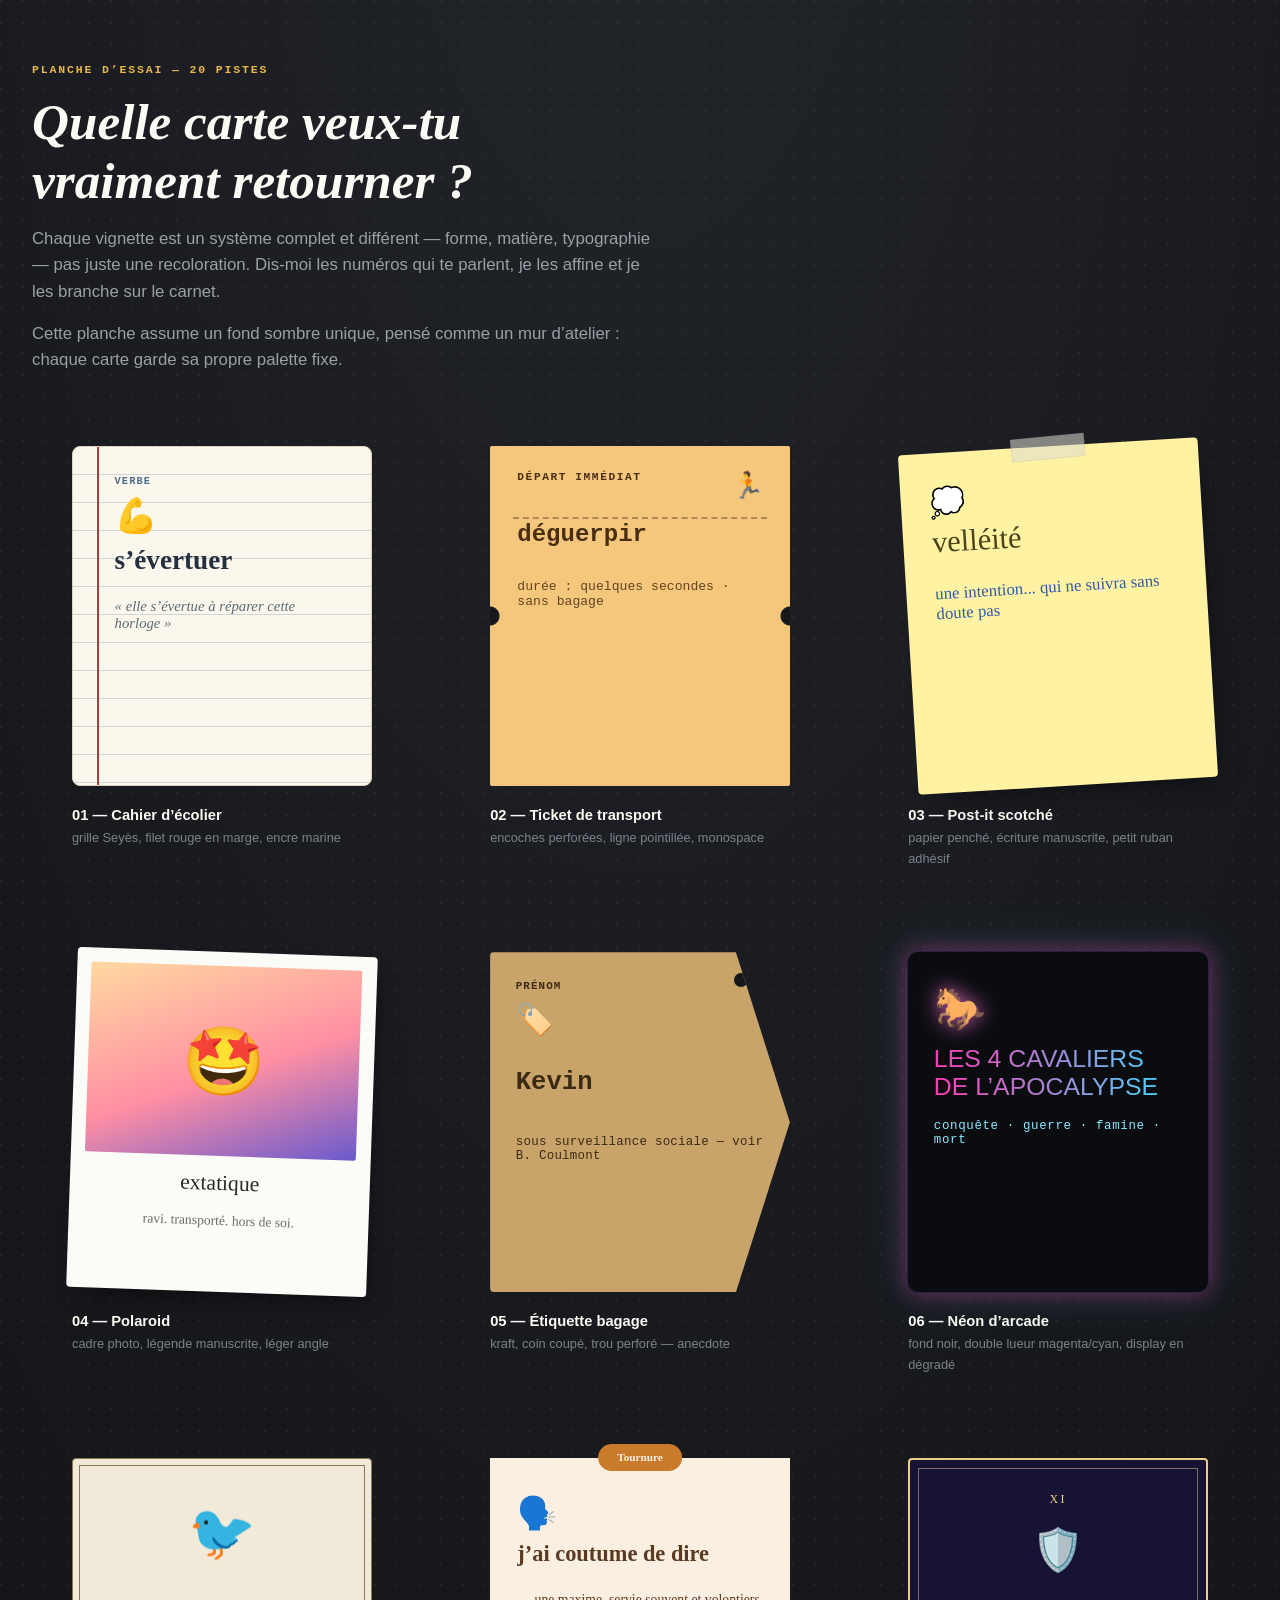
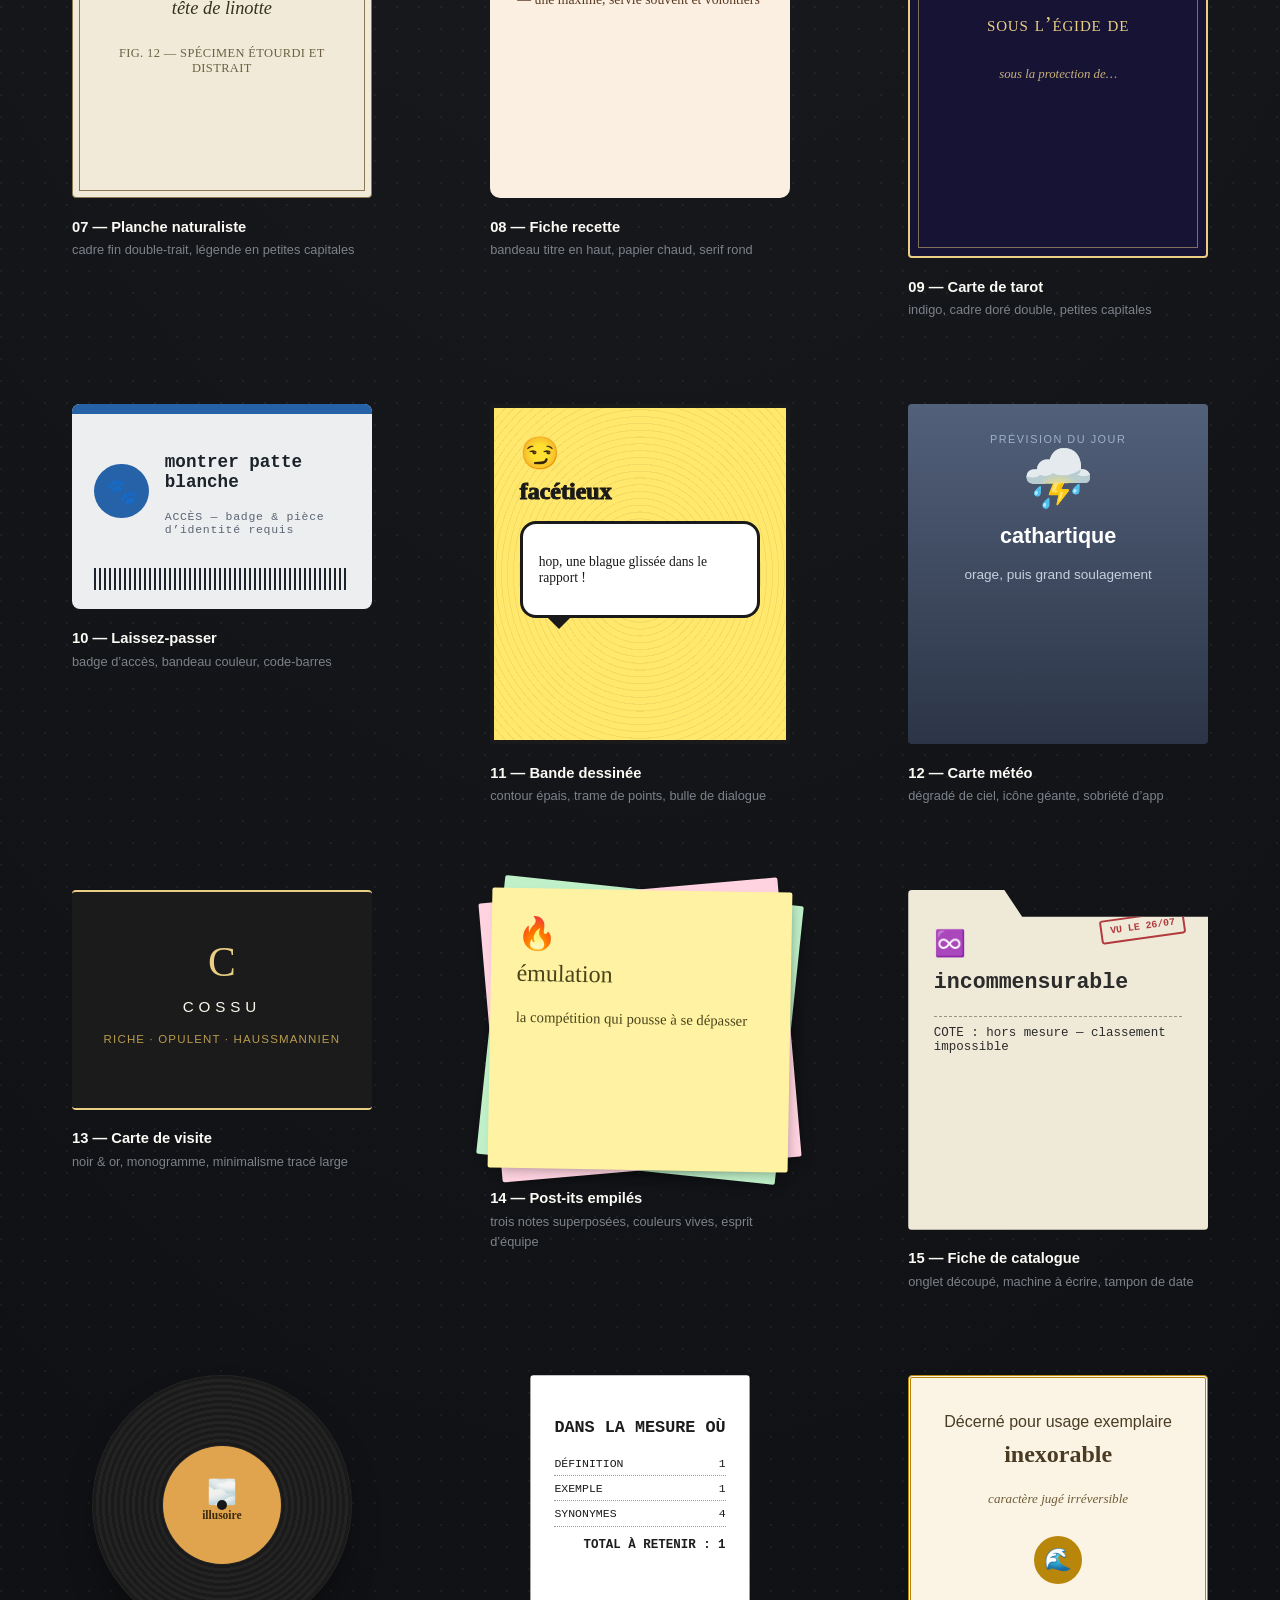
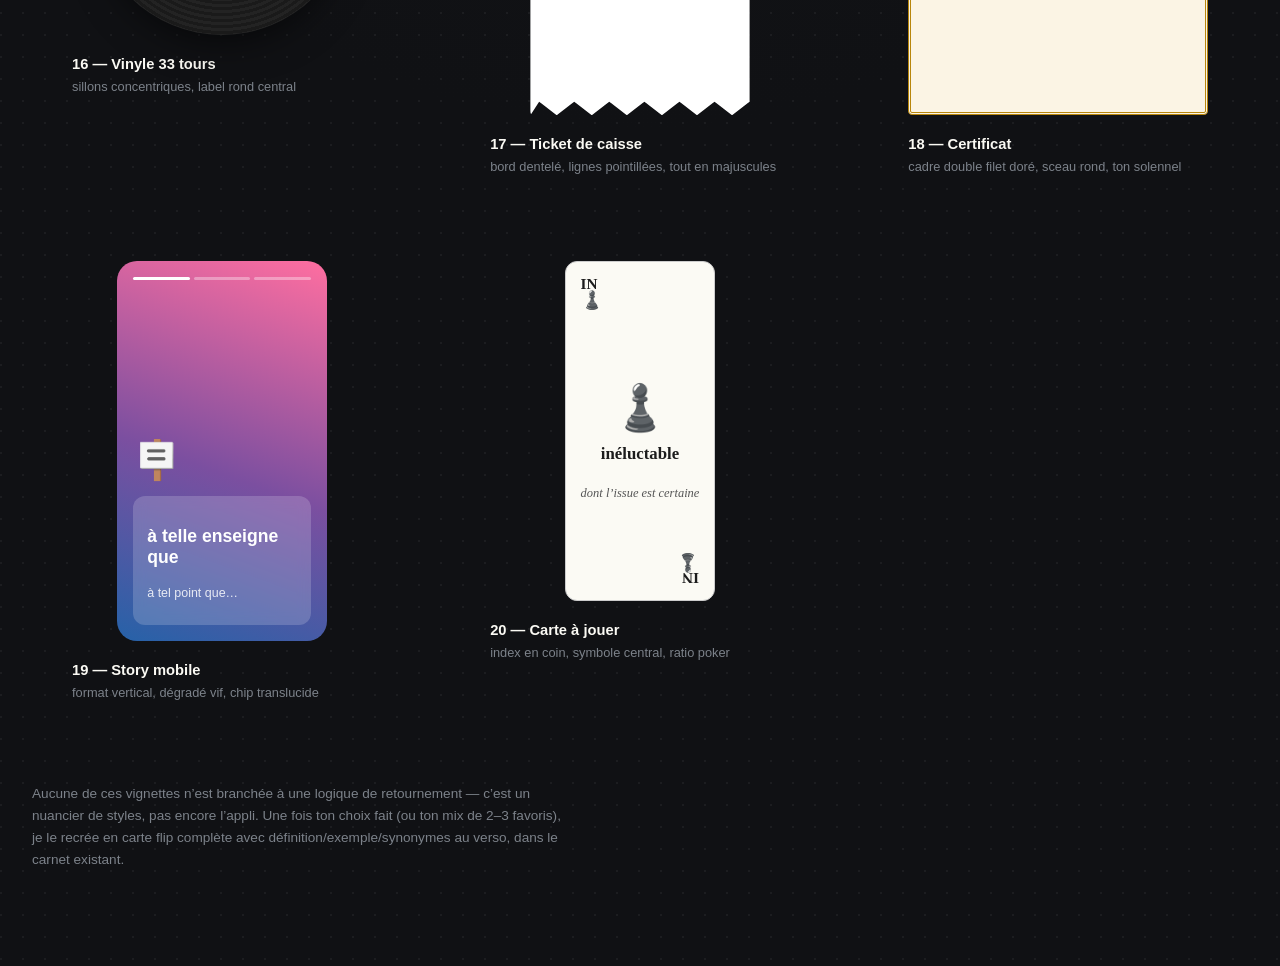
<file: 20-designs-de-cartes.html>
<!doctype html>
<html lang="fr">
<head>
<meta charset="UTF-8" />
<meta name="viewport" content="width=device-width, initial-scale=1" />
<title>20 pistes pour la carte mémo</title>
<style>
  * { box-sizing: border-box; }
  html, body { margin: 0; padding: 0; }
  body {
    background:
      radial-gradient(circle at 1px 1px, rgba(255,255,255,0.05) 1px, transparent 1.6px) 0 0/22px 22px,
      radial-gradient(120% 90% at 50% -10%, #23262c 0%, #17181c 55%, #101114 100%);
    color: #EDEAE2;
    font-family: -apple-system, 'Segoe UI', Roboto, Helvetica, Arial, sans-serif;
    min-height: 100vh;
  }
  .wrap { max-width: 1420px; margin: 0 auto; padding: 4rem 2rem 6rem; }
  header { margin-bottom: 3.5rem; max-width: 70ch; }
  .eyebrow {
    font: 700 0.72rem/1 ui-monospace, 'Cascadia Mono', 'SF Mono', Consolas, monospace;
    letter-spacing: 0.16em; text-transform: uppercase; color: #E8B84B; margin: 0 0 1rem;
  }
  h1 {
    font-family: Georgia, 'Palatino Linotype', serif; font-style: italic; font-weight: 600;
    font-size: clamp(2.1rem, 4.5vw, 3.2rem); margin: 0 0 1rem; text-wrap: balance; color: #FBFAF4;
  }
  header p { margin: 0; color: #9BA0A6; font-size: 1.05rem; line-height: 1.6; }
  header p + p { margin-top: 0.9rem; }
  .gallery {
    display: grid; grid-template-columns: repeat(auto-fill, minmax(280px, 1fr)); gap: 3.2rem 2.4rem;
  }
  .tile { display: flex; flex-direction: column; gap: 1.1rem; }
  .tile:hover .demo { transform: translateY(-5px); }
  .demo {
    position: relative; border-radius: 4px; transition: transform 0.25s ease;
    display: flex; flex-direction: column; min-height: 340px;
  }
  figcaption { font-size: 0.85rem; color: #C7CBD1; line-height: 1.5; }
  figcaption b { display: block; color: #FBFAF4; font-size: 0.92rem; margin-bottom: 0.15rem; }
  figcaption span { color: #7C828A; font-size: 0.8rem; }
  @media (prefers-reduced-motion: reduce) { .demo, .tile:hover .demo { transition: none; transform: none; } }

  /* ---------- 01 Cahier d'écolier ---------- */
  .v1 {
    background:
      repeating-linear-gradient(to bottom, transparent 0 27px, rgba(78,110,142,0.25) 27px 28px),
      #FBF7EC;
    border: 1px solid #DAD4C0; border-radius: 8px; padding: 1.8rem 1.8rem 1.8rem 2.6rem; color: #24303E;
  }
  .v1::before { content: ""; position: absolute; top: 0; bottom: 0; left: 1.5rem; width: 2px; background: #B23A3E; }
  .v1 .demo-tag { font: 700 0.65rem/1 ui-monospace, monospace; letter-spacing: 0.1em; color: #4E6E8E; text-transform: uppercase; }
  .v1 .demo-emoji { font-size: 2.1rem; margin: 0.6rem 0; }
  .v1 .demo-word { font-family: Georgia, serif; font-size: 1.7rem; font-weight: 700; margin: 0 0 0.5rem; }
  .v1 .demo-sub { font-family: Georgia, serif; font-style: italic; font-size: 0.92rem; color: #5B6A73; }

  /* ---------- 02 Ticket de transport ---------- */
  .v2 {
    background: #F4C77C; color: #4A2E12; padding: 1.6rem 1.7rem; border-radius: 2px;
    background-image:
      radial-gradient(circle at 0 50%, #17181c 9px, transparent 10px),
      radial-gradient(circle at 100% 50%, #17181c 9px, transparent 10px);
  }
  .v2::after {
    content: ""; position: absolute; left: 1.4rem; right: 1.4rem; top: 4.4rem; height: 0;
    border-top: 2px dashed rgba(74,46,18,0.4);
  }
  .v2 .demo-tag { font: 800 0.7rem/1 ui-monospace, monospace; letter-spacing: 0.14em; }
  .v2 .demo-emoji { position: absolute; top: 1.5rem; right: 1.6rem; font-size: 1.6rem; }
  .v2 .demo-word { font-family: 'Courier New', monospace; font-weight: 800; font-size: 1.5rem; margin: 2.4rem 0 0.3rem; }
  .v2 .demo-sub { font-family: 'Courier New', monospace; font-size: 0.82rem; opacity: 0.85; margin-top: 1.6rem; }

  /* ---------- 03 Post-it ---------- */
  .v3 {
    background: #FFF3A3; color: #4A431A; padding: 2rem 1.8rem 1.6rem; transform: rotate(-3.5deg);
    box-shadow: 10px 16px 26px -12px rgba(0,0,0,0.45);
  }
  .tile:hover .v3 { transform: rotate(-3.5deg) translateY(-5px); }
  .v3::before {
    content: ""; position: absolute; top: -0.6rem; left: 50%; transform: translateX(-50%) rotate(-2deg);
    width: 4.5rem; height: 1.3rem; background: rgba(220,220,210,0.55); border: 1px solid rgba(0,0,0,0.05);
  }
  .v3 .demo-emoji { font-size: 1.8rem; }
  .v3 .demo-word { font-family: 'Segoe Print', 'Bradley Hand', cursive; font-size: 1.9rem; margin: 0.4rem 0; }
  .v3 .demo-sub { font-family: 'Segoe Print', 'Bradley Hand', cursive; font-size: 1.05rem; color: #2E5AA8; }

  /* ---------- 04 Polaroid ---------- */
  .v4 {
    background: #FBFBF8; padding: 0.9rem 0.9rem 1.6rem; transform: rotate(2deg);
    box-shadow: 8px 14px 24px -10px rgba(0,0,0,0.5); color: #2A2A28;
  }
  .tile:hover .v4 { transform: rotate(2deg) translateY(-5px); }
  .v4 .demo-photo {
    height: 190px; border-radius: 2px; display: flex; align-items: center; justify-content: center;
    background: linear-gradient(160deg, #FFD9A0, #FF8FA3 55%, #6A5ACD);
    font-size: 4.2rem;
  }
  .v4 .demo-word { font-family: 'Segoe Print', 'Bradley Hand', cursive; font-size: 1.35rem; text-align: center; margin: 0.9rem 0 0.2rem; }
  .v4 .demo-sub { font-family: 'Segoe Print', 'Bradley Hand', cursive; font-size: 0.85rem; text-align: center; color: #6B6B66; }

  /* ---------- 05 Etiquette bagage ---------- */
  .v5 {
    background: #C9A46A; color: #3B2A14; padding: 1.8rem 1.6rem;
    clip-path: polygon(0 0, 82% 0, 100% 50%, 82% 100%, 0 100%);
  }
  .v5::before {
    content: ""; position: absolute; top: 1.3rem; right: 2.6rem; width: 14px; height: 14px;
    border-radius: 50%; background: #17181c;
  }
  .v5 .demo-tag { font: 800 0.68rem/1 ui-monospace, monospace; letter-spacing: 0.1em; }
  .v5 .demo-emoji { font-size: 1.9rem; margin: 0.6rem 0 0.3rem; }
  .v5 .demo-word { font-family: 'Courier New', monospace; font-weight: 700; font-size: 1.6rem; }
  .v5 .demo-sub { font-family: 'Courier New', monospace; font-size: 0.78rem; margin-top: 0.8rem; letter-spacing: 0.02em; }

  /* ---------- 06 Neon arcade ---------- */
  .v6 {
    background: #0B0C10; padding: 2rem 1.6rem; border-radius: 10px;
    box-shadow: 0 0 0 1px #2a2140, 0 0 22px 2px rgba(255,60,180,0.35), 0 0 46px 6px rgba(60,220,255,0.12);
  }
  .v6 .demo-emoji { font-size: 2.6rem; filter: drop-shadow(0 0 10px rgba(255,120,220,0.8)); }
  .v6 .demo-word {
    font-family: 'Arial Black', Impact, sans-serif; font-size: 1.55rem; margin: 0.7rem 0 0.4rem; text-transform: uppercase;
    background: linear-gradient(90deg, #FF3CB4, #3CDCFF); -webkit-background-clip: text; background-clip: text; color: transparent;
  }
  .v6 .demo-sub { font-family: ui-monospace, monospace; font-size: 0.78rem; color: #8BE9FD; letter-spacing: 0.05em; }

  /* ---------- 07 Planche naturaliste ---------- */
  .v7 {
    background: #F1EAD8; color: #35301F; padding: 1.6rem; border: 1px solid #8A7A52;
  }
  .v7::before { content: ""; position: absolute; inset: 6px; border: 1px solid #8A7A52; pointer-events: none; }
  .v7 .demo-emoji { font-size: 3.4rem; text-align: center; margin: 1rem 0; display: block; }
  .v7 .demo-word { font-family: Georgia, serif; font-style: italic; font-size: 1.15rem; text-align: center; }
  .v7 .demo-sub {
    font-family: Georgia, serif; font-size: 0.78rem; text-align: center; letter-spacing: 0.03em;
    text-transform: uppercase; color: #6B6142; margin-top: 0.5rem;
  }

  /* ---------- 08 Fiche recette ---------- */
  .v8 {
    background: #FBEFE1; color: #5A3A22; padding: 2.2rem 1.7rem 1.6rem; border-radius: 0 0 10px 10px;
  }
  .v8::before {
    content: ""; position: absolute; top: -0.9rem; left: 50%; transform: translateX(-50%);
    background: #C97A2B; color: #FBEFE1; font: 700 0.7rem/1 Georgia, serif; padding: 0.5rem 1.2rem;
    border-radius: 999px; content: "Tournure";
  }
  .v8 .demo-emoji { font-size: 2rem; }
  .v8 .demo-word { font-family: Georgia, serif; font-weight: 700; font-size: 1.4rem; margin: 0.6rem 0 0.7rem; }
  .v8 .demo-sub { font-family: Georgia, serif; font-size: 0.86rem; }
  .v8 .demo-sub::before { content: "— "; }

  /* ---------- 09 Tarot ---------- */
  .v9 {
    background: #171335; color: #E9CE84; padding: 2rem 1.4rem; border: 2px solid #E9CE84; min-height: 400px;
  }
  .v9::before { content: ""; position: absolute; inset: 8px; border: 1px solid rgba(233,206,132,0.5); }
  .v9 .demo-num { font-family: Georgia, serif; font-size: 0.75rem; letter-spacing: 0.2em; text-align: center; display: block; }
  .v9 .demo-emoji { font-size: 2.6rem; text-align: center; display: block; margin: 1.1rem 0; }
  .v9 .demo-word { font-family: Georgia, serif; font-variant: small-caps; font-size: 1.3rem; text-align: center; letter-spacing: 0.04em; }
  .v9 .demo-sub { font-family: Georgia, serif; font-style: italic; font-size: 0.8rem; text-align: center; color: #C7B27A; margin-top: 0.6rem; }

  /* ---------- 10 Laissez-passer ---------- */
  .v10 { background: #EDEEF0; color: #1C232B; padding: 0; overflow: hidden; border-radius: 8px; min-height: 200px; }
  .v10 .demo-strip { height: 10px; background: #2662A8; }
  .v10 .demo-body { display: flex; gap: 1rem; padding: 1.3rem 1.4rem; align-items: center; }
  .v10 .demo-avatar {
    width: 3.4rem; height: 3.4rem; border-radius: 50%; background: #2662A8; flex: none;
    display: flex; align-items: center; justify-content: center; font-size: 1.6rem;
  }
  .v10 .demo-word { font-family: ui-monospace, monospace; font-weight: 700; font-size: 1.1rem; }
  .v10 .demo-sub { font-family: ui-monospace, monospace; font-size: 0.72rem; color: #5A6572; letter-spacing: 0.06em; }
  .v10 .demo-barcode {
    height: 22px; margin: 0 1.4rem 1.2rem;
    background: repeating-linear-gradient(90deg, #1C232B 0 2px, transparent 2px 5px);
  }

  /* ---------- 11 Bande dessinee ---------- */
  .v11 {
    background: #FFE86B repeating-radial-gradient(rgba(0,0,0,0.05) 0 1px, transparent 1px 6px);
    color: #1A1A1A; border: 4px solid #1A1A1A; padding: 1.6rem;
  }
  .v11 .demo-bubble {
    background: #fff; border: 3px solid #1A1A1A; border-radius: 16px; padding: 1rem; position: relative; margin-top: 0.6rem;
  }
  .v11 .demo-bubble::after {
    content: ""; position: absolute; bottom: -14px; left: 24px; width: 0; height: 0;
    border: 12px solid transparent; border-top-color: #1A1A1A; border-bottom: 0;
  }
  .v11 .demo-emoji { font-size: 2rem; }
  .v11 .demo-word {
    font-family: 'Comic Sans MS', 'Segoe Print', cursive; font-weight: 700; font-size: 1.5rem;
    -webkit-text-stroke: 1px #1A1A1A; margin: 0.4rem 0;
  }
  .v11 .demo-sub { font-family: 'Comic Sans MS', 'Segoe Print', cursive; font-size: 0.85rem; }

  /* ---------- 12 Meteo ---------- */
  .v12 {
    background: linear-gradient(180deg, #52607A, #2C3547); color: #fff; padding: 1.8rem; text-align: center;
  }
  .v12 .demo-emoji { font-size: 3.6rem; }
  .v12 .demo-word { font-weight: 700; font-size: 1.35rem; margin: 0.7rem 0 0.3rem; }
  .v12 .demo-sub { font-size: 0.85rem; color: #C7D0DE; }
  .v12 .demo-tag { font-size: 0.68rem; letter-spacing: 0.14em; text-transform: uppercase; color: #9FB0C8; }

  /* ---------- 13 Carte de visite ---------- */
  .v13 {
    background: #1B1B1B; color: #E9CE84; padding: 2.2rem 1.8rem; justify-content: center; min-height: 220px;
    border-top: 2px solid #E9CE84; border-bottom: 2px solid #E9CE84;
  }
  .v13 .demo-mono { font-family: Georgia, serif; font-size: 2.6rem; text-align: center; line-height: 1; }
  .v13 .demo-word {
    font-family: -apple-system, sans-serif; font-size: 0.95rem; letter-spacing: 0.32em; text-transform: uppercase;
    text-align: center; margin: 0.9rem 0 0.4rem; color: #FBF7EC;
  }
  .v13 .demo-sub { font-size: 0.72rem; text-align: center; letter-spacing: 0.1em; color: #B79A4E; text-transform: uppercase; }

  /* ---------- 14 Post-its empiles ---------- */
  .v14 { background: none; padding: 0; min-height: 280px; }
  .v14 .stack-a, .v14 .stack-b, .v14 .stack-c {
    position: absolute; inset: 0; border-radius: 2px; box-shadow: 4px 6px 14px -6px rgba(0,0,0,0.4);
  }
  .v14 .stack-c { background: #BFF0C8; transform: rotate(6deg); }
  .v14 .stack-b { background: #FFD3E0; transform: rotate(-5deg); }
  .v14 .stack-a { background: #FFF3A3; transform: rotate(1deg); padding: 1.6rem; color: #4A431A; display: flex; flex-direction: column; }
  .v14 .demo-emoji { font-size: 2rem; }
  .v14 .demo-word { font-family: 'Segoe Print', cursive; font-size: 1.5rem; margin: 0.5rem 0; }
  .v14 .demo-sub { font-family: 'Segoe Print', cursive; font-size: 0.92rem; }

  /* ---------- 15 Fiche catalogue ---------- */
  .v15 {
    background: #EFE9D8; color: #2B2B2B; padding: 1.8rem 1.6rem 1.5rem;
    clip-path: polygon(0 0, 32% 0, 38% 8%, 100% 8%, 100% 100%, 0 100%);
  }
  .v15 .demo-stamp {
    position: absolute; top: 1.6rem; right: 1.4rem; border: 2px solid #B23A3E; color: #B23A3E;
    font: 700 0.62rem/1 ui-monospace, monospace; padding: 0.3rem 0.5rem; transform: rotate(-8deg); border-radius: 3px;
  }
  .v15 .demo-emoji { font-family: ui-monospace, monospace; font-size: 1.6rem; margin-top: 0.6rem; }
  .v15 .demo-word { font-family: 'Courier New', monospace; font-weight: 700; font-size: 1.35rem; margin: 0.6rem 0; }
  .v15 .demo-sub { font-family: 'Courier New', monospace; font-size: 0.78rem; border-top: 1px dashed #9A9483; padding-top: 0.6rem; }

  /* ---------- 16 Vinyle ---------- */
  .v16 {
    width: 260px; height: 260px; border-radius: 50%; margin: 0 auto; align-self: center;
    background:
      repeating-radial-gradient(circle at 50% 50%, #1a1a1a 0 3px, #232323 3px 6px);
    display: flex; align-items: center; justify-content: center; min-height: unset;
    box-shadow: 0 20px 40px -18px rgba(0,0,0,0.7);
  }
  .v16 .demo-label {
    width: 118px; height: 118px; border-radius: 50%; background: #E0A34E; color: #3B2A0E;
    display: flex; flex-direction: column; align-items: center; justify-content: center; text-align: center; padding: 0.5rem;
    position: relative;
  }
  .v16 .demo-label::after { content: ""; width: 10px; height: 10px; border-radius: 50%; background: #171818; position: absolute; }
  .v16 .demo-emoji { font-size: 1.5rem; }
  .v16 .demo-word { font-family: Georgia, serif; font-weight: 700; font-size: 0.72rem; margin-top: 0.2rem; }

  /* ---------- 17 Ticket de caisse ---------- */
  .v17 {
    background: #fff; color: #1C1C1C; padding: 1.6rem 1.5rem 1.9rem; max-width: 260px; margin: 0 auto;
    clip-path: polygon(0 0,100% 0,100% 96%,92% 100%,84% 96%,76% 100%,68% 96%,60% 100%,52% 96%,44% 100%,36% 96%,28% 100%,20% 96%,12% 100%,4% 96%,0 100%);
  }
  .v17 .demo-word { font-family: ui-monospace, monospace; font-weight: 700; font-size: 1.05rem; text-align: center; margin-bottom: 0.9rem; }
  .v17 .demo-line { display: flex; justify-content: space-between; font-family: ui-monospace, monospace; font-size: 0.72rem; border-bottom: 1px dotted #999; padding: 0.35rem 0; }
  .v17 .demo-total { font-family: ui-monospace, monospace; font-size: 0.78rem; font-weight: 700; margin-top: 0.7rem; text-align: right; }

  /* ---------- 18 Certificat ---------- */
  .v18 {
    background: #FBF4E4; color: #4A3B22; padding: 2.2rem 1.6rem; text-align: center; border: 3px double #B8860B;
  }
  .v18 .demo-word { font-family: Georgia, serif; font-size: 1.5rem; font-weight: 700; margin: 0.6rem 0; }
  .v18 .demo-sub { font-family: Georgia, serif; font-style: italic; font-size: 0.82rem; color: #6E5B36; }
  .v18 .demo-seal {
    width: 3rem; height: 3rem; border-radius: 50%; background: #B8860B; color: #FBF4E4; margin: 1rem auto 0;
    display: flex; align-items: center; justify-content: center; font-size: 1.4rem;
  }

  /* ---------- 19 Story ---------- */
  .v19 {
    max-width: 210px; margin: 0 auto; min-height: 380px; border-radius: 20px; overflow: hidden;
    background: linear-gradient(200deg, #FF6EA0, #7B4FA0 55%, #2662A8); padding: 1rem; display: flex; flex-direction: column;
  }
  .v19 .demo-bars { display: flex; gap: 4px; margin-bottom: 1rem; }
  .v19 .demo-bars span { height: 3px; flex: 1; background: rgba(255,255,255,0.35); border-radius: 2px; }
  .v19 .demo-bars span:first-child { background: #fff; }
  .v19 .demo-emoji { font-size: 2.4rem; margin-top: auto; }
  .v19 .demo-chip {
    background: rgba(255,255,255,0.18); backdrop-filter: blur(6px); border-radius: 12px; padding: 0.8rem 0.9rem; margin-top: 0.8rem;
  }
  .v19 .demo-word { font-weight: 700; font-size: 1.1rem; color: #fff; }
  .v19 .demo-sub { font-size: 0.78rem; color: rgba(255,255,255,0.85); margin-top: 0.2rem; }

  /* ---------- 20 Carte a jouer ---------- */
  .v20 {
    background: #FBFAF4; color: #1C1C1C; border: 1px solid #ccc; border-radius: 12px; padding: 0.9rem; max-width: 230px; margin: 0 auto; min-height: 340px;
  }
  .v20 .demo-corner { font-family: Georgia, serif; font-weight: 700; font-size: 0.95rem; line-height: 1; }
  .v20 .demo-corner span { display: block; font-size: 1.1rem; }
  .v20 .demo-corner.br { transform: rotate(180deg); position: absolute; bottom: 0.9rem; right: 0.9rem; }
  .v20 .demo-center { display: flex; flex-direction: column; align-items: center; justify-content: center; flex: 1; text-align: center; }
  .v20 .demo-emoji { font-size: 2.8rem; }
  .v20 .demo-word { font-family: Georgia, serif; font-weight: 700; font-size: 1.05rem; margin-top: 0.6rem; }
  .v20 .demo-sub { font-family: Georgia, serif; font-style: italic; font-size: 0.78rem; color: #555; margin-top: 0.3rem; }

  footer { margin-top: 4rem; max-width: 70ch; color: #7C828A; font-size: 0.85rem; line-height: 1.6; }
</style>
</head>
<body>
<div class="wrap">
  <header>
    <p class="eyebrow">Planche d’essai &mdash; 20 pistes</p>
    <h1>Quelle carte veux-tu vraiment retourner ?</h1>
    <p>Chaque vignette est un système complet et différent &mdash; forme, matière, typographie &mdash; pas juste une recoloration. Dis-moi les numéros qui te parlent, je les affine et je les branche sur le carnet.</p>
    <p>Cette planche assume un fond sombre unique, pensé comme un mur d’atelier : chaque carte garde sa propre palette fixe.</p>
  </header>

  <div class="gallery">

    <figure class="tile">
      <div class="demo v1">
        <span class="demo-tag">Verbe</span>
        <span class="demo-emoji">💪</span>
        <p class="demo-word">s’évertuer</p>
        <p class="demo-sub">« elle s’évertue à réparer cette horloge »</p>
      </div>
      <figcaption><b>01 — Cahier d’écolier</b><span>grille Seyès, filet rouge en marge, encre marine</span></figcaption>
    </figure>

    <figure class="tile">
      <div class="demo v2">
        <span class="demo-tag">DÉPART IMMÉDIAT</span>
        <span class="demo-emoji">🏃</span>
        <p class="demo-word">déguerpir</p>
        <p class="demo-sub">durée : quelques secondes &middot; sans bagage</p>
      </div>
      <figcaption><b>02 — Ticket de transport</b><span>encoches perforées, ligne pointillée, monospace</span></figcaption>
    </figure>

    <figure class="tile">
      <div class="demo v3">
        <span class="demo-emoji">💭</span>
        <p class="demo-word">velléité</p>
        <p class="demo-sub">une intention... qui ne suivra sans doute pas</p>
      </div>
      <figcaption><b>03 — Post-it scotché</b><span>papier penché, écriture manuscrite, petit ruban adhésif</span></figcaption>
    </figure>

    <figure class="tile">
      <div class="demo v4">
        <div class="demo-photo">🤩</div>
        <p class="demo-word">extatique</p>
        <p class="demo-sub">ravi. transporté. hors de soi.</p>
      </div>
      <figcaption><b>04 — Polaroid</b><span>cadre photo, légende manuscrite, léger angle</span></figcaption>
    </figure>

    <figure class="tile">
      <div class="demo v5">
        <span class="demo-tag">PRÉNOM</span>
        <span class="demo-emoji">🏷️</span>
        <p class="demo-word">Kevin</p>
        <p class="demo-sub">sous surveillance sociale — voir B. Coulmont</p>
      </div>
      <figcaption><b>05 — Étiquette bagage</b><span>kraft, coin coupé, trou perforé — anecdote</span></figcaption>
    </figure>

    <figure class="tile">
      <div class="demo v6">
        <span class="demo-emoji">🐎</span>
        <p class="demo-word">les 4 cavaliers de l’apocalypse</p>
        <p class="demo-sub">conquête &middot; guerre &middot; famine &middot; mort</p>
      </div>
      <figcaption><b>06 — Néon d’arcade</b><span>fond noir, double lueur magenta/cyan, display en dégradé</span></figcaption>
    </figure>

    <figure class="tile">
      <div class="demo v7">
        <span class="demo-emoji">🐦</span>
        <p class="demo-word">tête de linotte</p>
        <p class="demo-sub">Fig. 12 — spécimen étourdi et distrait</p>
      </div>
      <figcaption><b>07 — Planche naturaliste</b><span>cadre fin double-trait, légende en petites capitales</span></figcaption>
    </figure>

    <figure class="tile">
      <div class="demo v8">
        <span class="demo-emoji">🗣️</span>
        <p class="demo-word">j’ai coutume de dire</p>
        <p class="demo-sub">une maxime, servie souvent et volontiers</p>
      </div>
      <figcaption><b>08 — Fiche recette</b><span>bandeau titre en haut, papier chaud, serif rond</span></figcaption>
    </figure>

    <figure class="tile">
      <div class="demo v9">
        <span class="demo-num">XI</span>
        <span class="demo-emoji">🛡️</span>
        <p class="demo-word">sous l’égide de</p>
        <p class="demo-sub">sous la protection de&hellip;</p>
      </div>
      <figcaption><b>09 — Carte de tarot</b><span>indigo, cadre doré double, petites capitales</span></figcaption>
    </figure>

    <figure class="tile">
      <div class="demo v10">
        <div class="demo-strip"></div>
        <div class="demo-body">
          <div class="demo-avatar">🐾</div>
          <div>
            <p class="demo-word">montrer patte blanche</p>
            <p class="demo-sub">ACCÈS — badge &amp; pièce d’identité requis</p>
          </div>
        </div>
        <div class="demo-barcode"></div>
      </div>
      <figcaption><b>10 — Laissez-passer</b><span>badge d’accès, bandeau couleur, code-barres</span></figcaption>
    </figure>

    <figure class="tile">
      <div class="demo v11">
        <span class="demo-emoji">😏</span>
        <p class="demo-word">facétieux</p>
        <div class="demo-bubble">
          <p class="demo-sub">hop, une blague glissée dans le rapport !</p>
        </div>
      </div>
      <figcaption><b>11 — Bande dessinée</b><span>contour épais, trame de points, bulle de dialogue</span></figcaption>
    </figure>

    <figure class="tile">
      <div class="demo v12">
        <span class="demo-tag">Prévision du jour</span>
        <span class="demo-emoji">⛈️</span>
        <p class="demo-word">cathartique</p>
        <p class="demo-sub">orage, puis grand soulagement</p>
      </div>
      <figcaption><b>12 — Carte météo</b><span>dégradé de ciel, icône géante, sobriété d’app</span></figcaption>
    </figure>

    <figure class="tile">
      <div class="demo v13">
        <div class="demo-mono">C</div>
        <p class="demo-word">cossu</p>
        <p class="demo-sub">riche &middot; opulent &middot; haussmannien</p>
      </div>
      <figcaption><b>13 — Carte de visite</b><span>noir &amp; or, monogramme, minimalisme tracé large</span></figcaption>
    </figure>

    <figure class="tile">
      <div class="demo v14">
        <div class="stack-c"></div>
        <div class="stack-b"></div>
        <div class="stack-a">
          <span class="demo-emoji">🔥</span>
          <p class="demo-word">émulation</p>
          <p class="demo-sub">la compétition qui pousse à se dépasser</p>
        </div>
      </div>
      <figcaption><b>14 — Post-its empilés</b><span>trois notes superposées, couleurs vives, esprit d’équipe</span></figcaption>
    </figure>

    <figure class="tile">
      <div class="demo v15">
        <span class="demo-stamp">VU LE 26/07</span>
        <span class="demo-emoji">♾️</span>
        <p class="demo-word">incommensurable</p>
        <p class="demo-sub">COTE : hors mesure — classement impossible</p>
      </div>
      <figcaption><b>15 — Fiche de catalogue</b><span>onglet découpé, machine à écrire, tampon de date</span></figcaption>
    </figure>

    <figure class="tile">
      <div class="demo v16">
        <div class="demo-label">
          <span class="demo-emoji">🌫️</span>
          <p class="demo-word">illusoire</p>
        </div>
      </div>
      <figcaption><b>16 — Vinyle 33 tours</b><span>sillons concentriques, label rond central</span></figcaption>
    </figure>

    <figure class="tile">
      <div class="demo v17">
        <p class="demo-word">DANS LA MESURE OÙ</p>
        <div class="demo-line"><span>DÉFINITION</span><span>1</span></div>
        <div class="demo-line"><span>EXEMPLE</span><span>1</span></div>
        <div class="demo-line"><span>SYNONYMES</span><span>4</span></div>
        <p class="demo-total">TOTAL À RETENIR : 1</p>
      </div>
      <figcaption><b>17 — Ticket de caisse</b><span>bord dentelé, lignes pointillées, tout en majuscules</span></figcaption>
    </figure>

    <figure class="tile">
      <div class="demo v18">
        <span class="demo-tag">Décerné pour usage exemplaire</span>
        <p class="demo-word">inexorable</p>
        <p class="demo-sub">caractère jugé irréversible</p>
        <div class="demo-seal">🌊</div>
      </div>
      <figcaption><b>18 — Certificat</b><span>cadre double filet doré, sceau rond, ton solennel</span></figcaption>
    </figure>

    <figure class="tile">
      <div class="demo v19">
        <div class="demo-bars"><span></span><span></span><span></span></div>
        <span class="demo-emoji">🪧</span>
        <div class="demo-chip">
          <p class="demo-word">à telle enseigne que</p>
          <p class="demo-sub">à tel point que&hellip;</p>
        </div>
      </div>
      <figcaption><b>19 — Story mobile</b><span>format vertical, dégradé vif, chip translucide</span></figcaption>
    </figure>

    <figure class="tile">
      <div class="demo v20">
        <div class="demo-corner">IN<span>♟️</span></div>
        <div class="demo-center">
          <span class="demo-emoji">♟️</span>
          <p class="demo-word">inéluctable</p>
          <p class="demo-sub">dont l’issue est certaine</p>
        </div>
        <div class="demo-corner br">IN<span>♟️</span></div>
      </div>
      <figcaption><b>20 — Carte à jouer</b><span>index en coin, symbole central, ratio poker</span></figcaption>
    </figure>

  </div>

  <footer>Aucune de ces vignettes n’est branchée à une logique de retournement — c’est un nuancier de styles, pas encore l’appli. Une fois ton choix fait (ou ton mix de 2&ndash;3 favoris), je le recrée en carte flip complète avec définition/exemple/synonymes au verso, dans le carnet existant.</footer>
</div>
</body>
</html>
</file>
